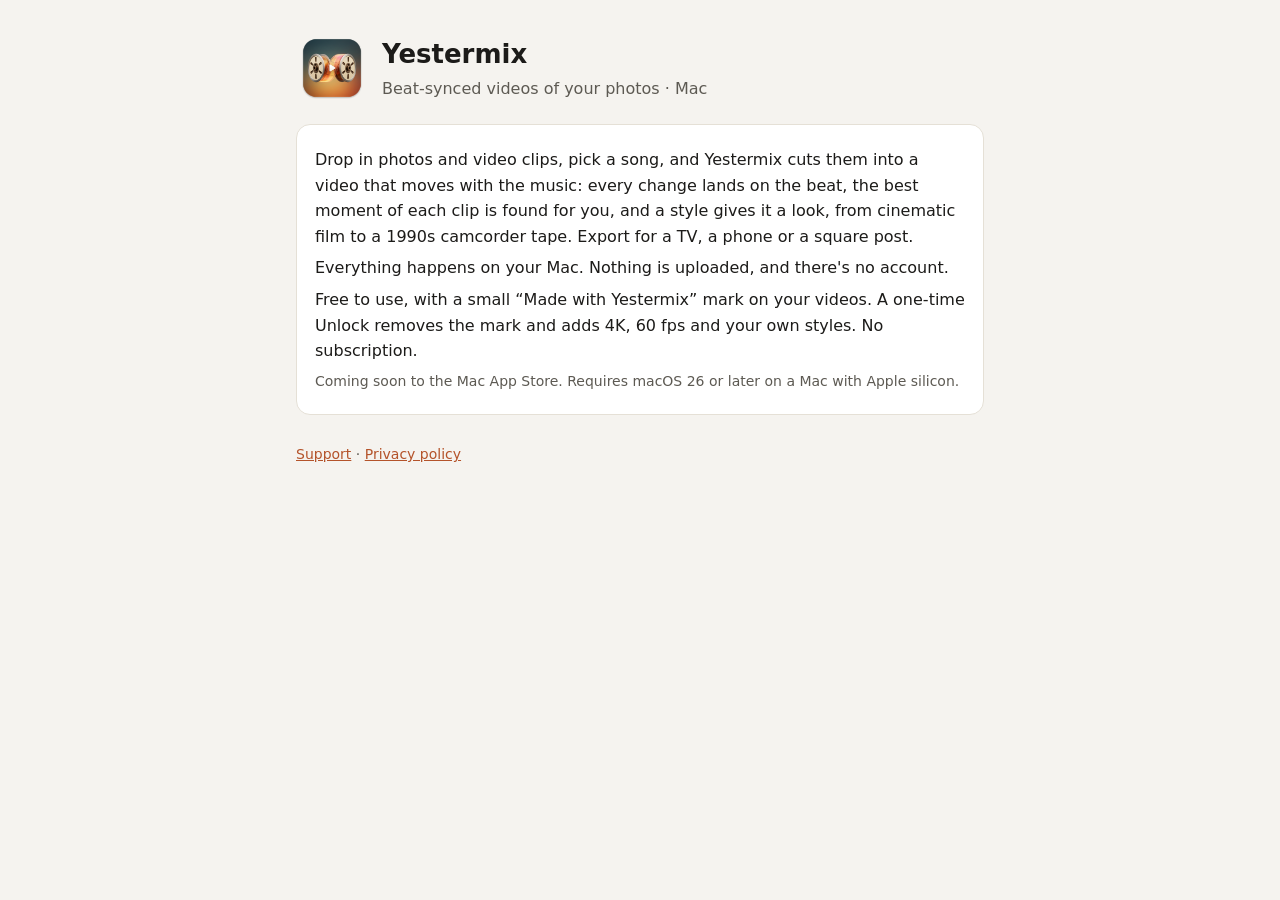
<file: index.html>
<!doctype html>
<html lang="en"><head><meta charset="utf-8"><meta name="viewport" content="width=device-width,initial-scale=1">
<title>Yestermix</title><link rel="stylesheet" href="style.css"></head><body><main>
<header><img src="icon.png" alt=""><div><h1>Yestermix</h1><p class="sub">Beat-synced videos of your photos · Mac</p></div></header>
<div class="card">
<p>Drop in photos and video clips, pick a song, and Yestermix cuts them into a video that moves with the music: every change lands on the beat, the best moment of each clip is found for you, and a style gives it a look, from cinematic film to a 1990s camcorder tape. Export for a TV, a phone or a square post.</p>
<p>Everything happens on your Mac. Nothing is uploaded, and there's no account.</p>
<p>Free to use, with a small &ldquo;Made with Yestermix&rdquo; mark on your videos. A one-time Unlock removes the mark and adds 4K, 60 fps and your own styles. No subscription.</p>
<p class="small">Coming soon to the Mac App Store. Requires macOS 26 or later on a Mac with Apple silicon.</p>
</div>
<nav><a href="support.html">Support</a> · <a href="privacy.html">Privacy policy</a></nav>
</main></body></html>
</file>
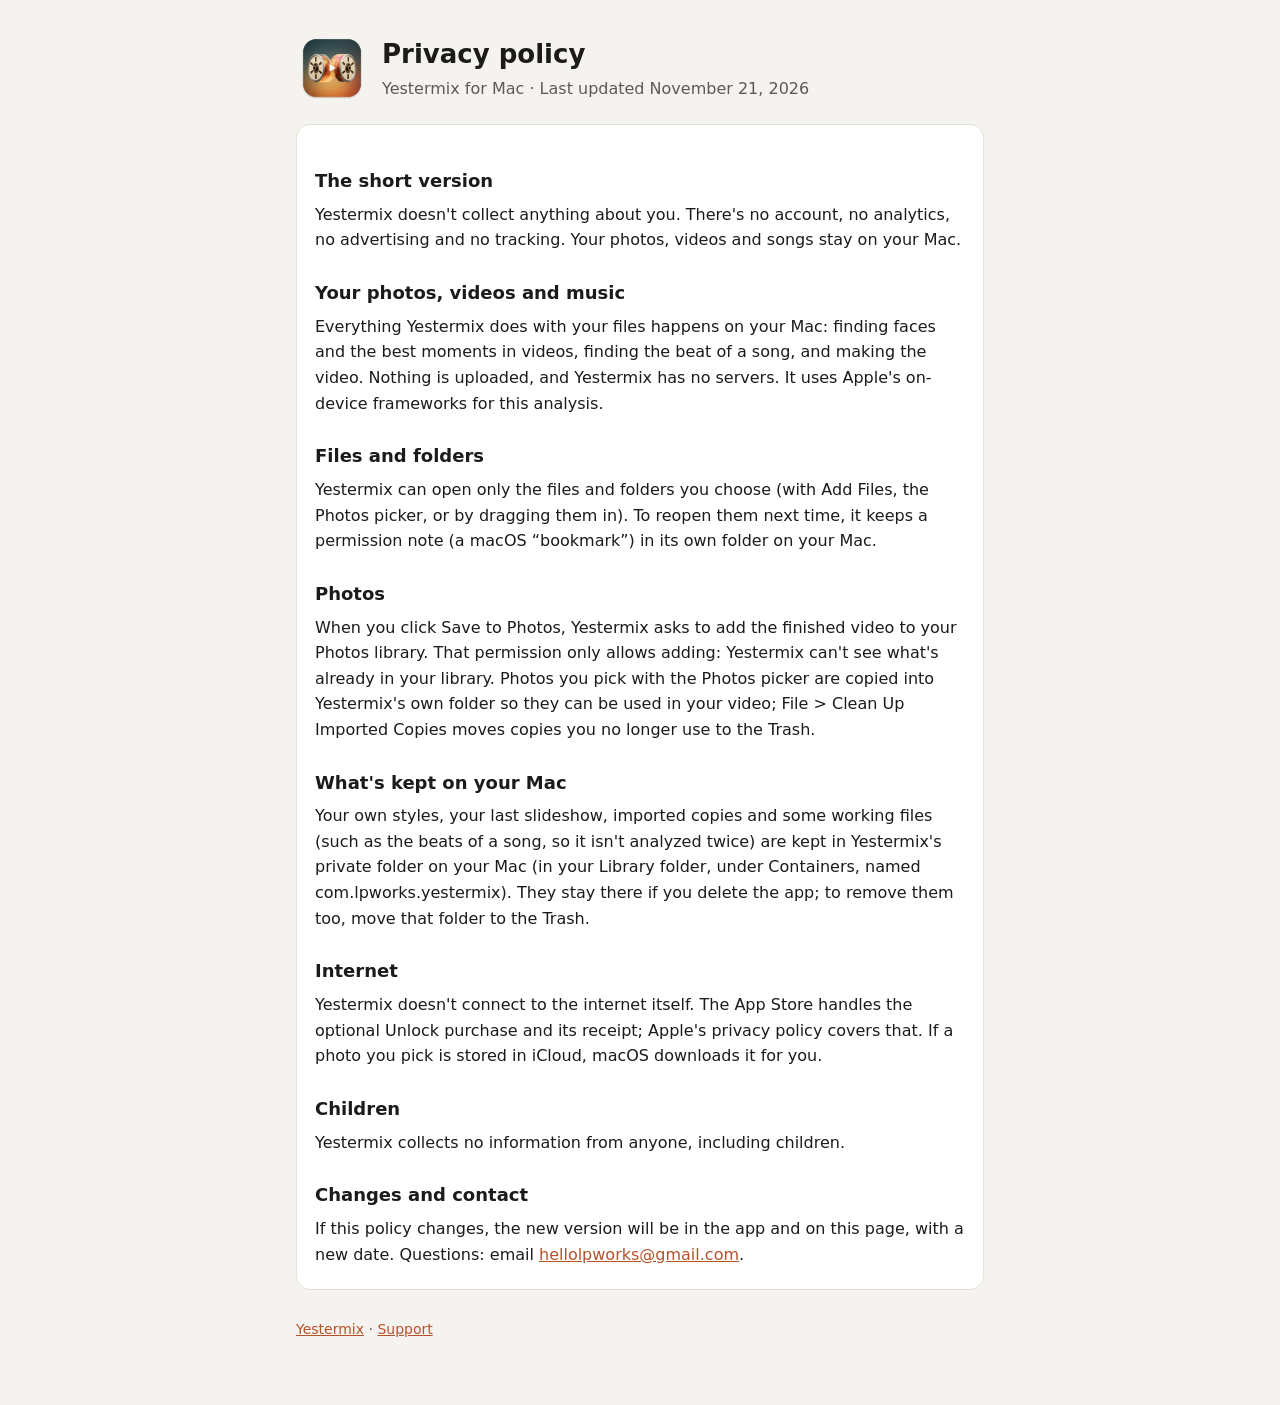
<file: privacy.html>
<!doctype html>
<html lang="en"><head><meta charset="utf-8"><meta name="viewport" content="width=device-width,initial-scale=1">
<title>Yestermix Privacy Policy</title><link rel="stylesheet" href="style.css"></head><body><main>
<header><img src="icon.png" alt=""><div><h1>Privacy policy</h1><p class="sub">Yestermix for Mac · Last updated November 21, 2026</p></div></header>
<div class="card">
<h2>The short version</h2>
<p>Yestermix doesn't collect anything about you. There's no account, no analytics, no advertising and no tracking. Your photos, videos and songs stay on your Mac.</p>
<h2>Your photos, videos and music</h2>
<p>Everything Yestermix does with your files happens on your Mac: finding faces and the best moments in videos, finding the beat of a song, and making the video. Nothing is uploaded, and Yestermix has no servers. It uses Apple's on-device frameworks for this analysis.</p>
<h2>Files and folders</h2>
<p>Yestermix can open only the files and folders you choose (with Add Files, the Photos picker, or by dragging them in). To reopen them next time, it keeps a permission note (a macOS “bookmark”) in its own folder on your Mac.</p>
<h2>Photos</h2>
<p>When you click Save to Photos, Yestermix asks to add the finished video to your Photos library. That permission only allows adding: Yestermix can't see what's already in your library. Photos you pick with the Photos picker are copied into Yestermix's own folder so they can be used in your video; File &gt; Clean Up Imported Copies moves copies you no longer use to the Trash.</p>
<h2>What&#x27;s kept on your Mac</h2>
<p>Your own styles, your last slideshow, imported copies and some working files (such as the beats of a song, so it isn't analyzed twice) are kept in Yestermix's private folder on your Mac (in your Library folder, under Containers, named com.lpworks.yestermix). They stay there if you delete the app; to remove them too, move that folder to the Trash.</p>
<h2>Internet</h2>
<p>Yestermix doesn't connect to the internet itself. The App Store handles the optional Unlock purchase and its receipt; Apple's privacy policy covers that. If a photo you pick is stored in iCloud, macOS downloads it for you.</p>
<h2>Children</h2>
<p>Yestermix collects no information from anyone, including children.</p>
<h2>Changes and contact</h2>
<p>If this policy changes, the new version will be in the app and on this page, with a new date. Questions: email <a href="mailto:hellolpworks@gmail.com">hellolpworks@gmail.com</a>.</p>
</div>
<nav><a href="index.html">Yestermix</a> · <a href="support.html">Support</a></nav>
</main></body></html>
</file>
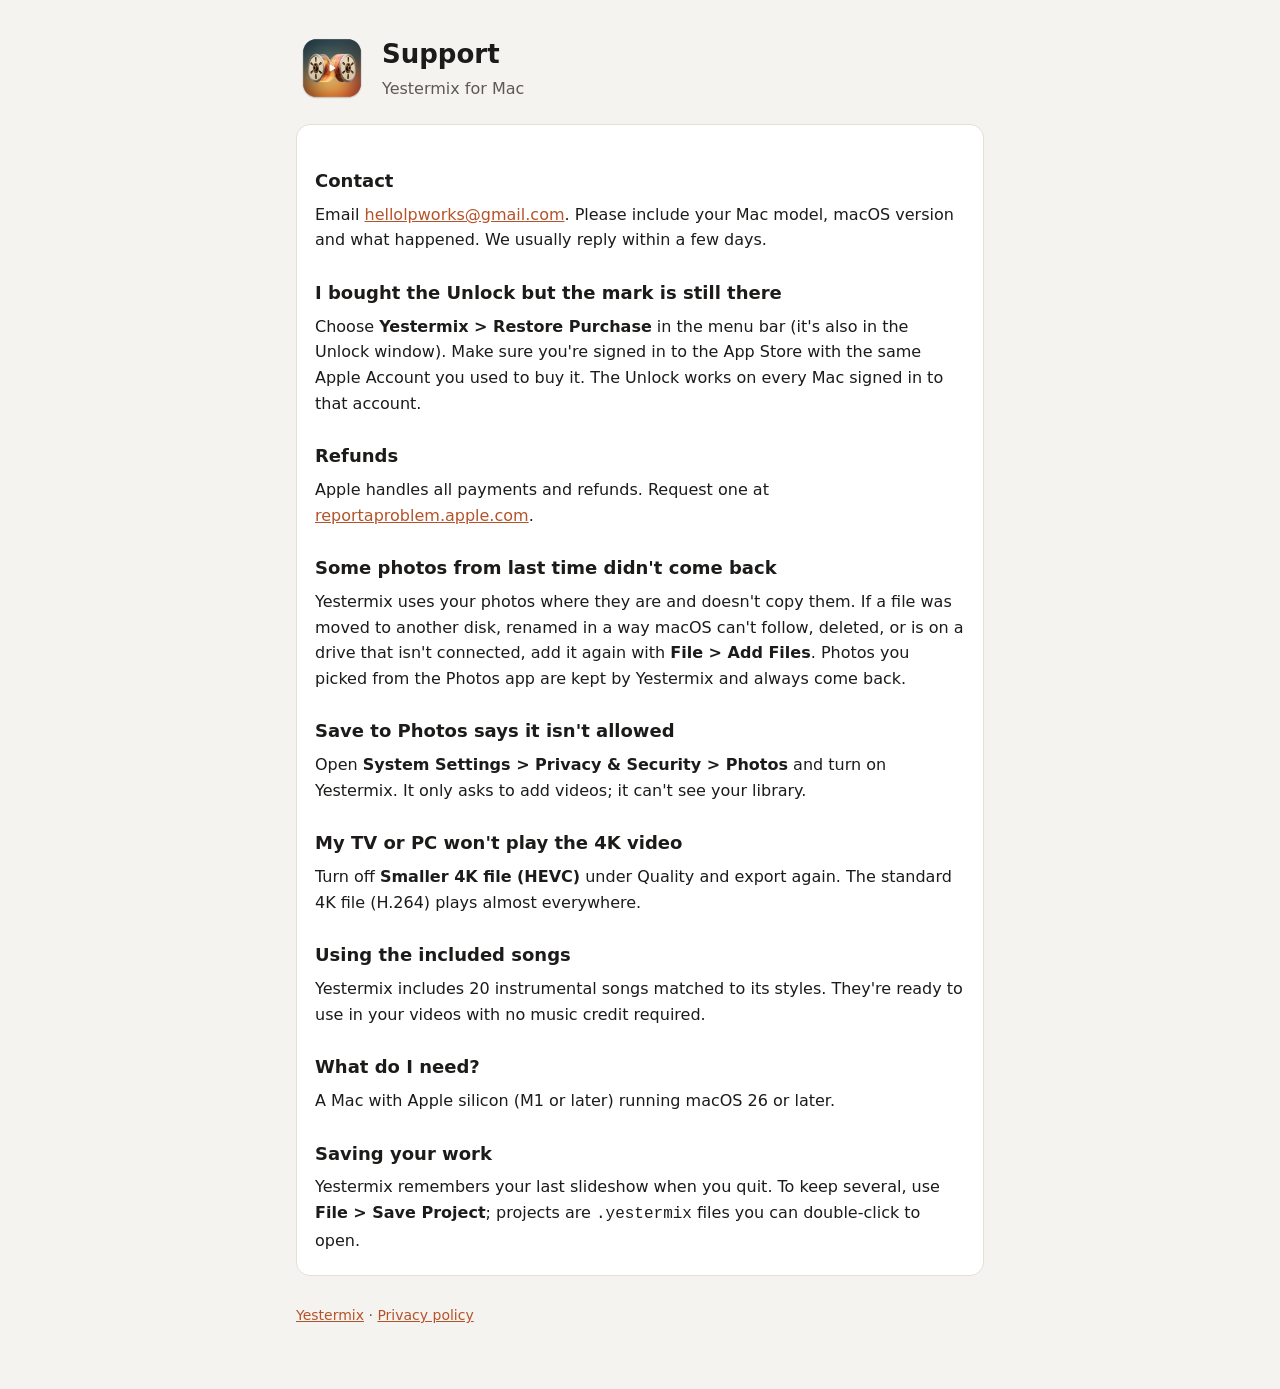
<file: support.html>
<!doctype html>
<html lang="en"><head><meta charset="utf-8"><meta name="viewport" content="width=device-width,initial-scale=1">
<title>Yestermix Support</title><link rel="stylesheet" href="style.css"></head><body><main>
<header><img src="icon.png" alt=""><div><h1>Support</h1><p class="sub">Yestermix for Mac</p></div></header>
<div class="card">
<h2>Contact</h2>
<p>Email <a href="mailto:hellolpworks@gmail.com">hellolpworks@gmail.com</a>. Please include your Mac model, macOS version and what happened. We usually reply within a few days.</p>
<h2>I bought the Unlock but the mark is still there</h2>
<p>Choose <strong>Yestermix &gt; Restore Purchase</strong> in the menu bar (it's also in the Unlock window). Make sure you're signed in to the App Store with the same Apple Account you used to buy it. The Unlock works on every Mac signed in to that account.</p>
<h2>Refunds</h2>
<p>Apple handles all payments and refunds. Request one at <a href="https://reportaproblem.apple.com">reportaproblem.apple.com</a>.</p>
<h2>Some photos from last time didn't come back</h2>
<p>Yestermix uses your photos where they are and doesn't copy them. If a file was moved to another disk, renamed in a way macOS can't follow, deleted, or is on a drive that isn't connected, add it again with <strong>File &gt; Add Files</strong>. Photos you picked from the Photos app are kept by Yestermix and always come back.</p>
<h2>Save to Photos says it isn't allowed</h2>
<p>Open <strong>System Settings &gt; Privacy &amp; Security &gt; Photos</strong> and turn on Yestermix. It only asks to add videos; it can't see your library.</p>
<h2>My TV or PC won't play the 4K video</h2>
<p>Turn off <strong>Smaller 4K file (HEVC)</strong> under Quality and export again. The standard 4K file (H.264) plays almost everywhere.</p>
<h2>Using the included songs</h2>
<p>Yestermix includes 20 instrumental songs matched to its styles. They're ready to use in your videos with no music credit required.</p>
<h2>What do I need?</h2>
<p>A Mac with Apple silicon (M1 or later) running macOS 26 or later.</p>
<h2>Saving your work</h2>
<p>Yestermix remembers your last slideshow when you quit. To keep several, use <strong>File &gt; Save Project</strong>; projects are <code>.yestermix</code> files you can double-click to open.</p>
</div>
<nav><a href="index.html">Yestermix</a> · <a href="privacy.html">Privacy policy</a></nav>
</main></body></html>
</file>
<file: style.css>
:root{--bg:#f5f3ef;--card:#fff;--ink:#1c1b19;--muted:#5d5a53;--accent:#b4532a;--line:#e5e0d6}
@media (prefers-color-scheme:dark){:root{--bg:#111013;--card:#1b1a1f;--ink:#efedf2;--muted:#a7a3ad;--accent:#f0915f;--line:#2c2a32}}
*{box-sizing:border-box}body{margin:0;background:var(--bg);color:var(--ink);font:16px/1.6 -apple-system,system-ui,sans-serif}
main{max-width:720px;margin:0 auto;padding:32px 16px 64px}
header{display:flex;align-items:center;gap:14px;margin-bottom:20px}header img{width:72px;height:72px}
h1{font-size:26px;margin:0}h2{font-size:18px;margin:26px 0 6px}p{margin:6px 0}ul{margin:6px 0;padding-left:22px}
.sub{color:var(--muted);margin:0}.small{color:var(--muted);font-size:14px}
.card{background:var(--card);border:1px solid var(--line);border-radius:14px;padding:16px 18px;margin-top:16px}
a{color:var(--accent)}nav{margin-top:28px;font-size:14px;color:var(--muted)}
</file>
